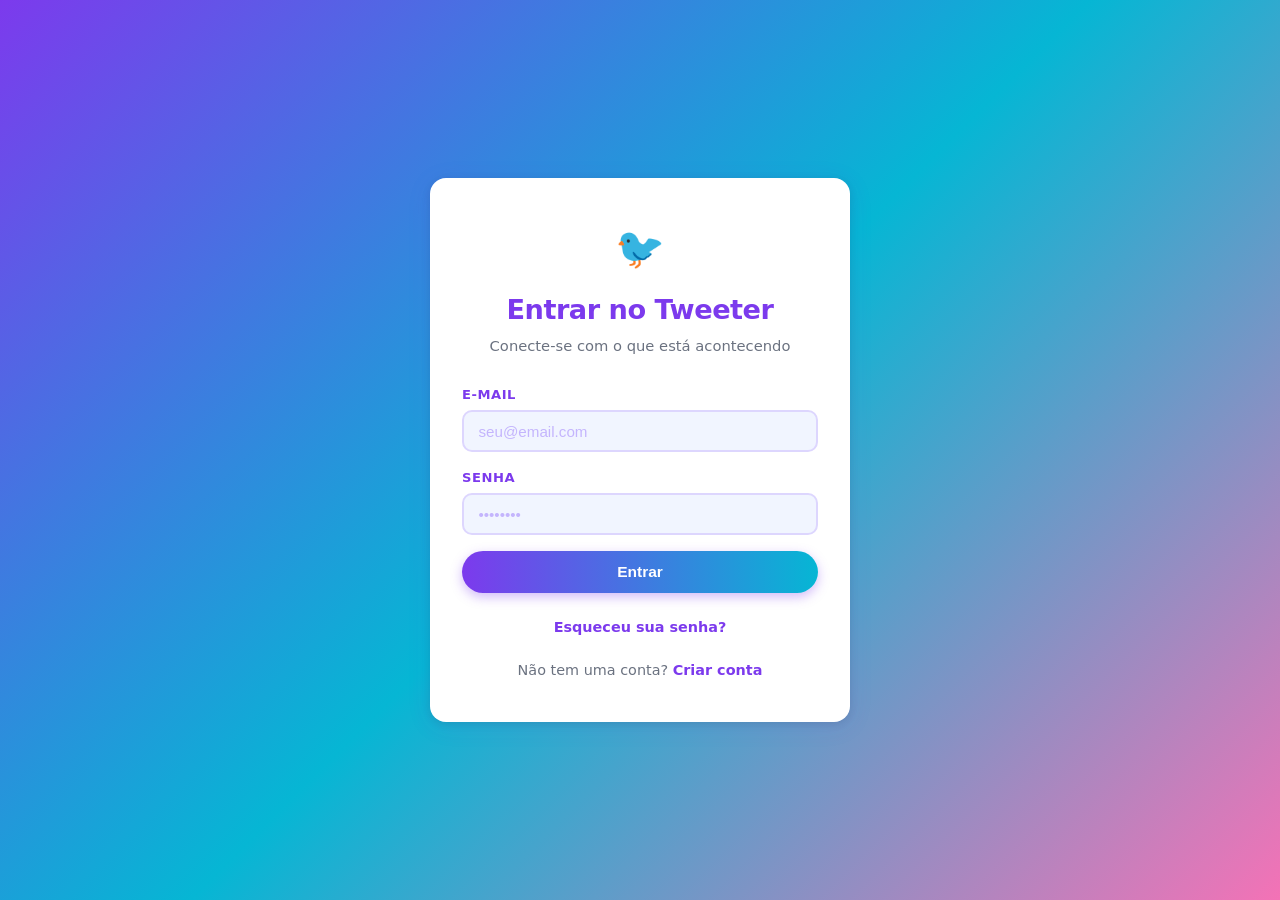
<file: index.html>
<!DOCTYPE html>
<html lang="pt-BR">
<head>
  <meta charset="UTF-8" />
  <meta name="viewport" content="width=device-width, initial-scale=1.0" />
  <title>Login — Tweeter</title>
  <link rel="stylesheet" href="styles.css" />
</head>
<body>

  <div class="auth-wrapper">
    <div class="auth-card">

      <span class="brand-icon">🐦</span>
      <h1>Entrar no Tweeter</h1>
      <p class="subtitle">Conecte-se com o que está acontecendo</p>

      <div class="form-group">
        <label for="email">E-mail</label>
        <input type="email" id="email" name="email" placeholder="seu@email.com" required />
      </div>

      <div class="form-group">
        <label for="senha">Senha</label>
        <input type="password" id="senha" name="senha" placeholder="••••••••" minlength="6" required />
      </div>

      <button class="btn btn-primary" onclick="entrar()">Entrar</button>

      <div class="auth-links">
        <a href="#">Esqueceu sua senha?</a>
        <br /><br />
        Não tem uma conta? <a href="cadastro.html">Criar conta</a>
      </div>

    </div>
  </div>

  <script>
    function entrar() {
      const email = document.getElementById('email').value;
      const senha = document.getElementById('senha').value;
      if (!email || !senha) { alert('Preencha e-mail e senha.'); return; }
      window.location.href = 'feed.html';
    }
  </script>

</body>
</html>
</file>
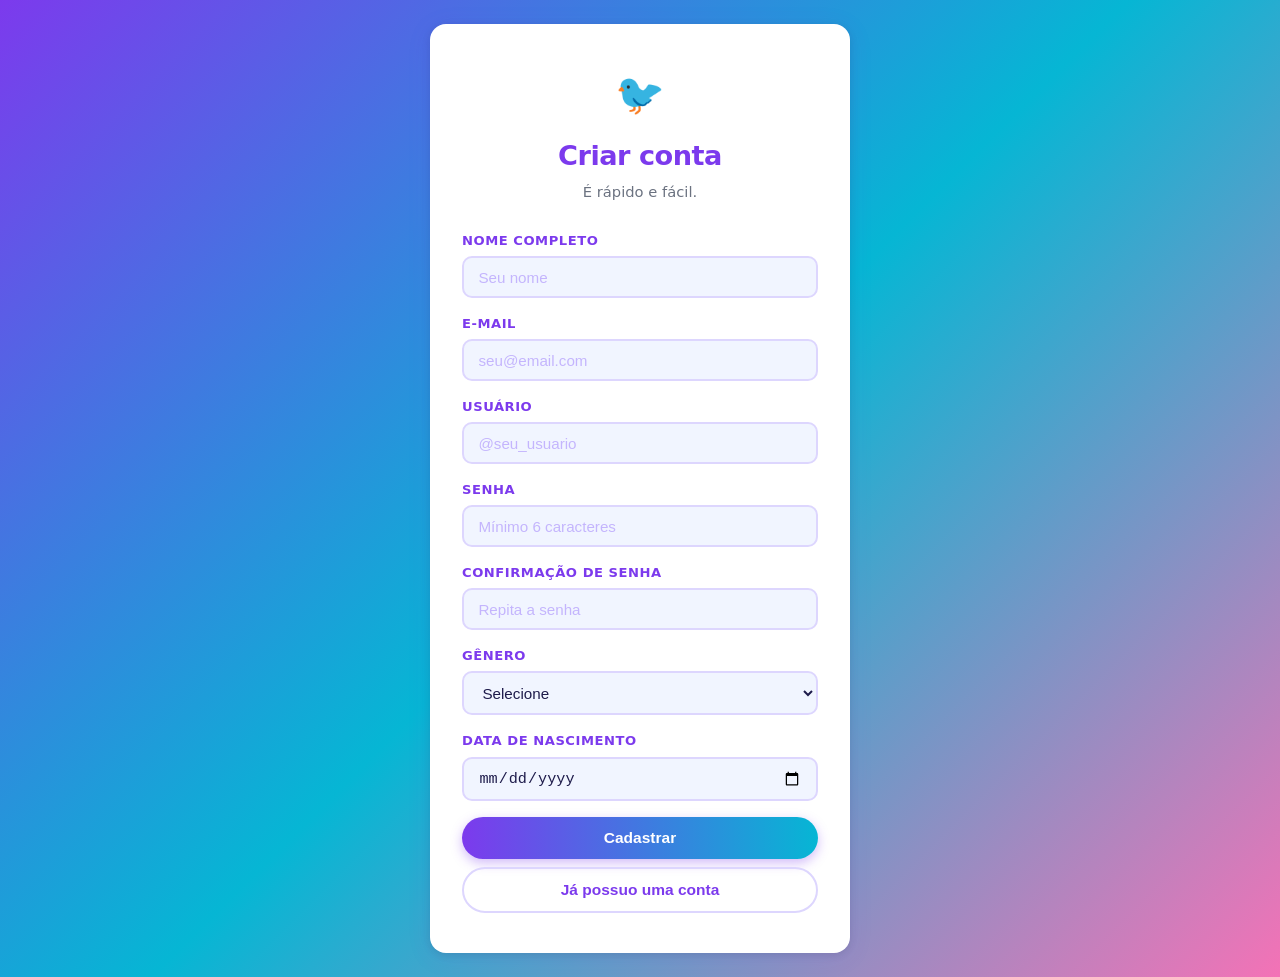
<file: cadastro.html>
<!DOCTYPE html>
<html lang="pt-BR">
<head>
  <meta charset="UTF-8" />
  <meta name="viewport" content="width=device-width, initial-scale=1.0" />
  <title>Cadastro — Tweeter</title>
  <link rel="stylesheet" href="styles.css" />
</head>
<body>

  <div class="auth-wrapper">
    <div class="auth-card">

      <span class="brand-icon">🐦</span>
      <h1>Criar conta</h1>
      <p class="subtitle">É rápido e fácil.</p>

      <div class="form-group">
        <label for="nome">Nome completo</label>
        <input type="text" id="nome" name="nome" placeholder="Seu nome" required />
      </div>

      <div class="form-group">
        <label for="email">E-mail</label>
        <input type="email" id="email" name="email" placeholder="seu@email.com" required />
      </div>

      <div class="form-group">
        <label for="usuario">Usuário</label>
        <input type="text" id="usuario" name="usuario" placeholder="@seu_usuario"
          pattern="[a-zA-Z0-9_]+" title="Apenas letras, números e underline" required />
      </div>

      <div class="form-group">
        <label for="senha">Senha</label>
        <input type="password" id="senha" name="senha" placeholder="Mínimo 6 caracteres" minlength="6" required />
      </div>

      <div class="form-group">
        <label for="confirmar-senha">Confirmação de senha</label>
        <input type="password" id="confirmar-senha" name="confirmar-senha" placeholder="Repita a senha" minlength="6" required />
      </div>

      <div class="form-group">
        <label for="genero">Gênero</label>
        <select id="genero" name="genero" required>
          <option value="" disabled selected>Selecione</option>
          <option value="feminino">Feminino</option>
          <option value="masculino">Masculino</option>
          <option value="nao-binario">Não-binário</option>
          <option value="prefiro-nao-informar">Prefiro não informar</option>
        </select>
      </div>

      <div class="form-group">
        <label for="nascimento">Data de nascimento</label>
        <input type="date" id="nascimento" name="nascimento" required />
      </div>

      <button class="btn btn-primary" onclick="cadastrar()">Cadastrar</button>
      <button class="btn btn-outline" onclick="window.location.href='index.html'">
        Já possuo uma conta
      </button>

    </div>
  </div>

  <script>
    function cadastrar() {
      const nome      = document.getElementById('nome').value.trim();
      const email     = document.getElementById('email').value.trim();
      const usuario   = document.getElementById('usuario').value.trim();
      const senha     = document.getElementById('senha').value;
      const confirmar = document.getElementById('confirmar-senha').value;
      const genero    = document.getElementById('genero').value;
      const nasc      = document.getElementById('nascimento').value;

      if (!nome || !email || !usuario || !senha || !confirmar || !genero || !nasc) {
        alert('Preencha todos os campos.'); return;
      }
      if (senha !== confirmar) { alert('As senhas não coincidem.'); return; }
      window.location.href = 'feed.html';
    }
  </script>

</body>
</html>
</file>
<file: styles.css>
/* ===== VARIÁVEIS ===== */
:root {
  --brand: #7c3aed;
  --brand-dark: #5b21b6;
  --brand-light: #a78bfa;
  --accent: #06b6d4;
  --accent2: #f472b6;
  --bg: #f1f5ff;
  --surface: #ffffff;
  --surface2: #ede9fe;
  --border: #ddd6fe;
  --text: #1e1b4b;
  --text-muted: #6b7280;
  --danger: #ef4444;
  --like: #ec4899;
  --radius: 16px;
  --shadow: 0 4px 24px rgba(124,58,237,0.10);
}

*, *::before, *::after { box-sizing: border-box; margin: 0; padding: 0; }

body {
  font-family: 'Segoe UI', system-ui, sans-serif;
  background: var(--bg);
  color: var(--text);
  min-height: 100vh;
  line-height: 1.5;
}

a { color: var(--brand); text-decoration: none; font-weight: 600; }
a:hover { color: var(--brand-dark); text-decoration: underline; }

/* FUNDO GRADIENTE (login/cadastro) */
.auth-wrapper {
  display: flex;
  align-items: center;
  justify-content: center;
  min-height: 100vh;
  padding: 1.5rem;
  background: linear-gradient(135deg, #7c3aed 0%, #06b6d4 50%, #f472b6 100%);
}

.auth-card {
  background: #ffffff;
  border-radius: 16px;
  padding: 2.5rem 2rem;
  width: 100%;
  max-width: 420px;
  box-shadow: 0 4px 24px rgba(124,58,237,0.10), 0 2px 8px rgba(0,0,0,0.10);
  text-align: center;
}

.auth-card h1 {
  font-size: 1.7rem;
  font-weight: 800;
  margin-bottom: 0.25rem;
  color: #7c3aed;
  letter-spacing: -0.5px;
}

.auth-card .subtitle {
  color: #6b7280;
  font-size: 0.92rem;
  margin-bottom: 1.75rem;
}

.form-group { margin-bottom: 1rem; text-align: left; }

label {
  display: block;
  font-size: 0.82rem;
  font-weight: 600;
  color: #7c3aed;
  margin-bottom: 0.35rem;
  text-transform: uppercase;
  letter-spacing: 0.04em;
}

input, select {
  width: 100%;
  background: #f1f5ff;
  border: 2px solid #ddd6fe;
  border-radius: 10px;
  color: #1e1b4b;
  padding: 0.65rem 0.9rem;
  font-size: 0.95rem;
  transition: border-color 0.2s, box-shadow 0.2s;
  outline: none;
}

input:focus, select:focus {
  border-color: #7c3aed;
  box-shadow: 0 0 0 3px rgba(124,58,237,0.15);
}

input::placeholder { color: #c4b5fd; }

.btn {
  display: block;
  width: 100%;
  padding: 0.75rem 1rem;
  border: none;
  border-radius: 999px;
  font-size: 0.97rem;
  font-weight: 700;
  cursor: pointer;
  transition: all 0.2s;
  text-align: center;
  margin-top: 0.5rem;
}

.btn-primary {
  background: linear-gradient(90deg, #7c3aed, #06b6d4);
  color: #fff;
  box-shadow: 0 4px 12px rgba(124,58,237,0.35);
}

.btn-primary:hover {
  background: linear-gradient(90deg, #5b21b6, #0891b2);
  box-shadow: 0 6px 18px rgba(124,58,237,0.45);
  transform: translateY(-1px);
}

.btn-outline {
  background: transparent;
  color: #7c3aed;
  border: 2px solid #ddd6fe;
}

.btn-outline:hover { background: #ede9fe; border-color: #a78bfa; }

.auth-links { margin-top: 1.5rem; font-size: 0.9rem; color: #6b7280; }

.brand-icon {
  font-size: 2.5rem;
  margin-bottom: 0.75rem;
  display: block;
}

/* HEADER */
.app-layout {
  display: grid;
  grid-template-columns: 1fr min(620px, 100%) 1fr;
  min-height: 100vh;
}

.app-header {
  grid-column: 1 / -1;
  background: linear-gradient(90deg, #7c3aed 0%, #06b6d4 100%);
  position: sticky;
  top: 0;
  z-index: 100;
  padding: 0 1.5rem;
  height: 58px;
  display: flex;
  align-items: center;
  justify-content: space-between;
  box-shadow: 0 2px 12px rgba(124,58,237,0.25);
}

.app-header nav { display: flex; gap: 1.5rem; align-items: center; }

.app-header nav a {
  color: rgba(255,255,255,0.80);
  font-size: 0.9rem;
  font-weight: 600;
  text-decoration: none;
  transition: color 0.15s;
}
.app-header nav a:hover { color: #fff; }

.app-header .logo { font-weight: 900; font-size: 1.2rem; color: #fff; }

.btn-logout {
  background: rgba(255,255,255,0.15);
  border: 1.5px solid rgba(255,255,255,0.5);
  color: #fff;
  border-radius: 999px;
  padding: 0.3rem 0.9rem;
  font-size: 0.82rem;
  font-weight: 700;
  cursor: pointer;
  transition: background 0.15s;
}
.btn-logout:hover { background: rgba(255,255,255,0.28); }

/* FEED */
.feed-column {
  grid-column: 2;
  background: #ffffff;
  border-left: 2px solid #ddd6fe;
  border-right: 2px solid #ddd6fe;
}

.new-post {
  padding: 1.1rem 1rem;
  border-bottom: 2px solid #ddd6fe;
  display: flex;
  gap: 0.75rem;
  background: linear-gradient(135deg, #f5f3ff 0%, #ecfeff 100%);
}

.new-post .avatar, .post-card .avatar {
  width: 46px;
  height: 46px;
  border-radius: 50%;
  object-fit: cover;
  flex-shrink: 0;
}

.new-post .avatar { border: 3px solid #a78bfa; }
.post-card .avatar { border: 2px solid #ddd6fe; }

.new-post-form { flex: 1; display: flex; flex-direction: column; gap: 0.6rem; }

.post-user-info { display: flex; gap: 0.4rem; align-items: center; font-size: 0.85rem; }
.post-user-info .name { font-weight: 700; color: #7c3aed; }
.post-user-info .username { color: #6b7280; }

.new-post-form textarea {
  background: transparent;
  border: none;
  resize: none;
  color: #1e1b4b;
  font-size: 1rem;
  font-family: inherit;
  outline: none;
  min-height: 70px;
}

.new-post-form textarea::placeholder { color: #c4b5fd; }

.post-actions-row { display: flex; justify-content: flex-end; }

.btn-post {
  background: linear-gradient(90deg, #7c3aed, #06b6d4);
  color: #fff;
  border: none;
  border-radius: 999px;
  padding: 0.45rem 1.25rem;
  font-size: 0.9rem;
  font-weight: 700;
  cursor: pointer;
  box-shadow: 0 2px 8px rgba(124,58,237,0.3);
  transition: all 0.15s;
}
.btn-post:hover { background: linear-gradient(90deg, #5b21b6, #0891b2); transform: translateY(-1px); }

.post-card {
  display: flex;
  gap: 0.75rem;
  padding: 1rem;
  border-bottom: 1.5px solid #ddd6fe;
  transition: background 0.15s;
}
.post-card:hover { background: #f5f3ff; }

.post-body { flex: 1; }

.post-meta { display: flex; gap: 0.4rem; align-items: center; margin-bottom: 0.3rem; flex-wrap: wrap; }
.post-meta .name { font-weight: 700; font-size: 0.95rem; }
.post-meta .username { color: #6b7280; font-size: 0.9rem; }
.post-text { font-size: 0.95rem; margin-bottom: 0.65rem; }

.post-reactions { display: flex; gap: 1.5rem; }

.reaction-btn {
  display: flex;
  align-items: center;
  gap: 0.3rem;
  background: none;
  border: none;
  color: #6b7280;
  font-size: 0.88rem;
  cursor: pointer;
  padding: 0.3rem 0.6rem;
  border-radius: 999px;
  transition: color 0.15s, background 0.15s;
  font-family: inherit;
}
.reaction-btn.like:hover { color: #ec4899; background: #fce7f3; }
.reaction-btn.comment:hover { color: #06b6d4; background: #ecfeff; }

@media (max-width: 640px) {
  .app-layout { grid-template-columns: 1fr; }
  .feed-column { grid-column: 1; border: none; }
  .auth-card { padding: 2rem 1.25rem; }
  .app-header { padding: 0 0.75rem; }
}
</file>
